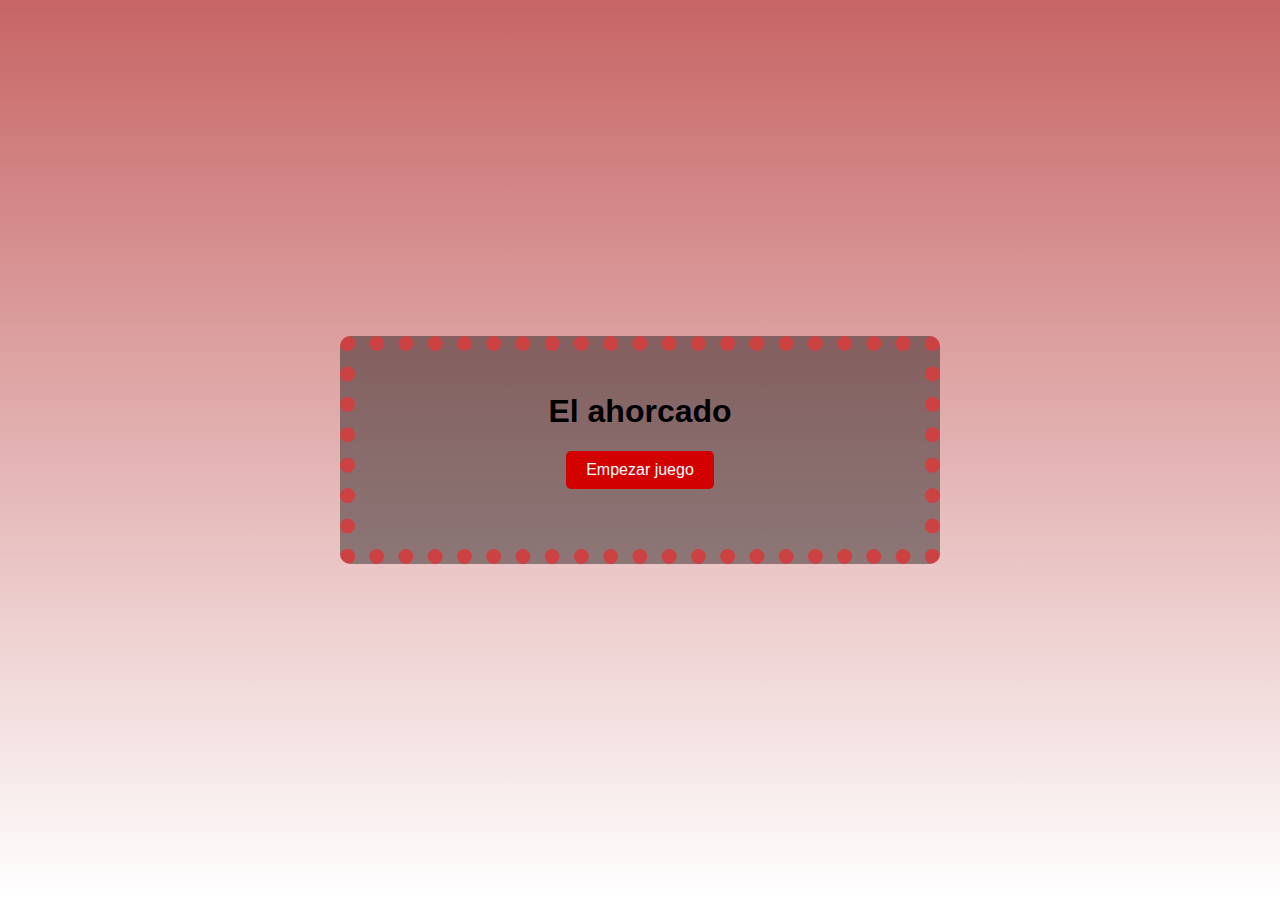
<file: 18junioluis/index.html>
<!DOCTYPE html>
<html lang="en">
<head>
    <link rel="stylesheet" href="./styles/syles.css">
    <meta charset="UTF-8">
    <meta name="viewport" content="width=device-width, initial-scale=1.0">
    <title>Ahorcado</title>

</head>
<body>
    <div class="container">
        <div class="logocontainer">
            <h1>El ahorcado</h1>
        </div>
        <div id="botonempezar">
            <button id="botoniniciar">Empezar juego</button>
        </div>
        <div id="imagenahorcado">
            <img src="./img/01.jpeg" alt="" class="imagenahorcado" style="display: none;">
        </div>
        <div id="contenedorLetra" style="display: none;">
            <label for="inputLetra">ingresa una letra</label>
            <input type="text" id="inputLetra" maxlength="1" onkeypress="checkEnter()">
        </div>
        <div id="mensajes">
            <ul id="errores"></ul>
            <ul id="nIntentos"></ul>
            <ul id="pAdivinar"></ul>
        </div>
    </div>
    <script src="./main.JS"></script>
</body>
</html>
</file>
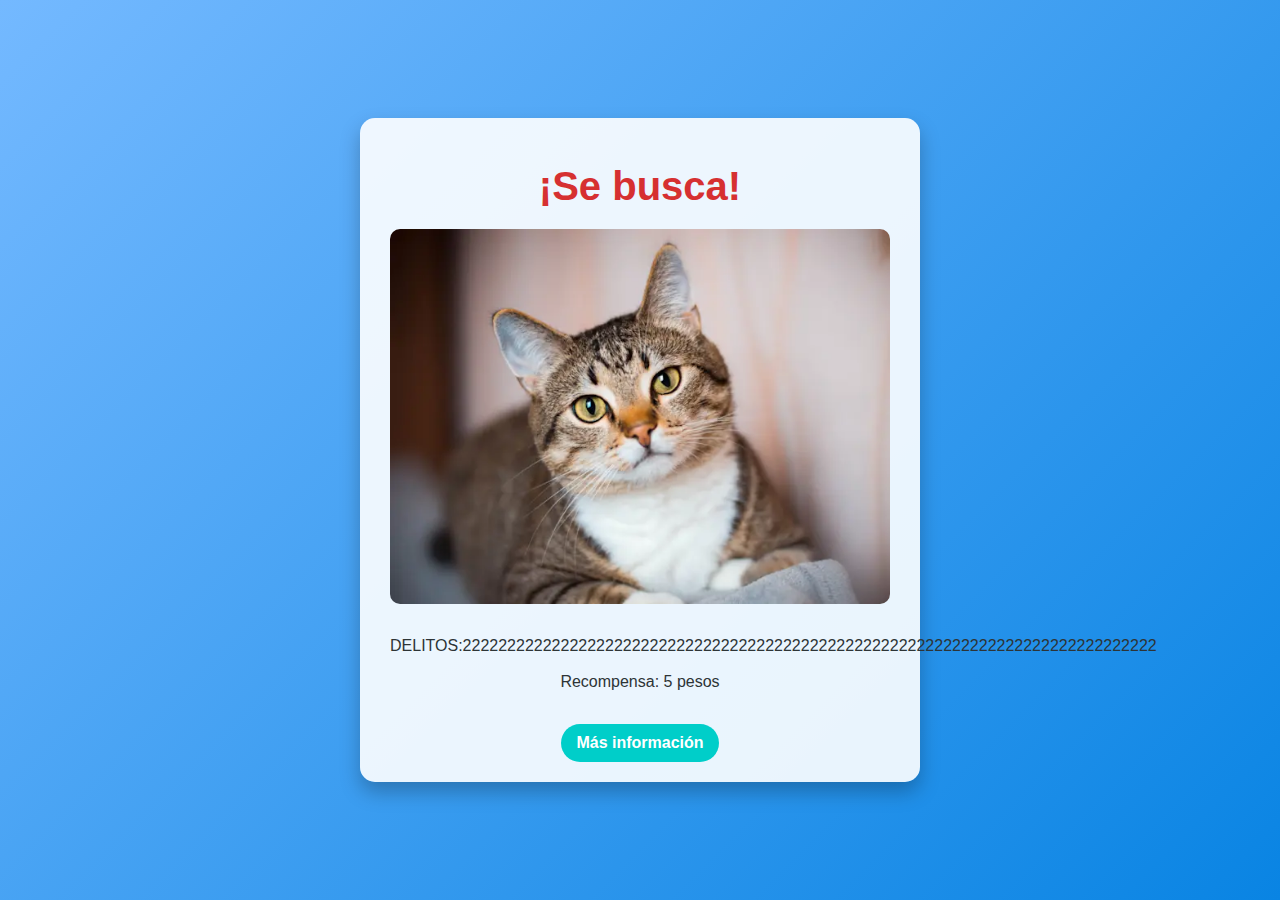
<file: claserecuperacion2/index.html>
<!DOCTYPE html>
<html lang="en">
<head>
    <link rel="stylesheet" href="./styles/styles.css">
    <meta charset="UTF-8">
    <meta name="viewport" content="width=device-width, initial-scale=1.0">
    <title>Document</title>
</head>
<body>
    <div class="cartel">
        <h1>¡Se busca!</h1>
        <img src="./cat.png" alt="criminal">
        <p> DELITOS:222222222222222222222222222222222222222222222222222222222222222222222222222222</p>
        <P> Recompensa: 5 pesos</P>
        <a href="#" class="cta">Más información</a>
    </div>
</body>
</html>
</file>
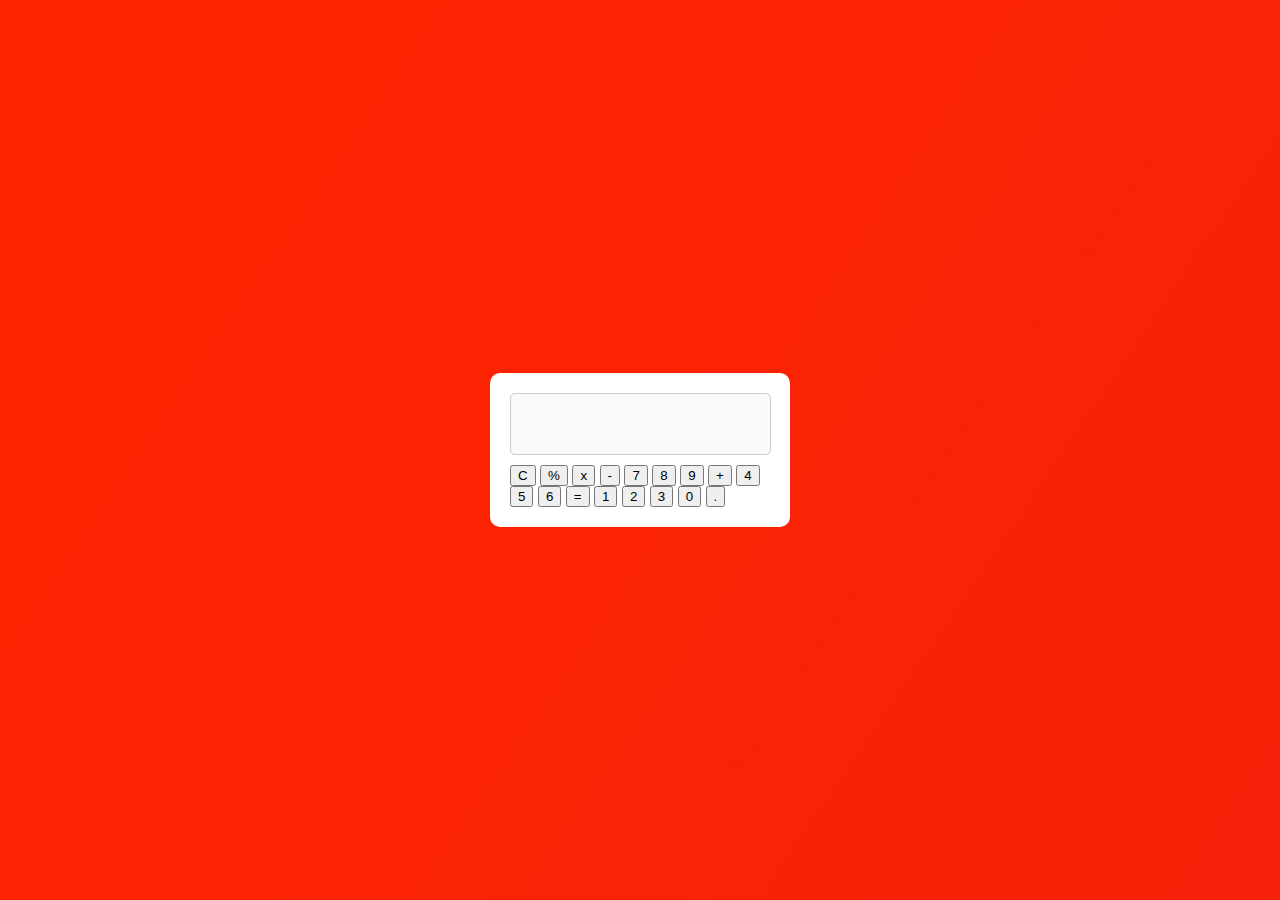
<file: luisfernando_26jul/index.html>
<!DOCTYPE html>
<html lang="en">
<head>
    <meta charset="UTF-8">
    <meta name="viewport" content="width=device-width, initial-scale=1.0">
    <title>Calculadora</title>
    <link rel="stylesheet" href="./styles/styles.css">
</head>
<body>
    <div class="calculator">
        <input type="text" id="display" disabled>

        <div class="buttons">
            <button onclick="clearDisplay()">C</button>
            <button onclick="appendValue('/')">%</button>
            <button onclick="appendValue('*')">x</button>
            <button onclick="appendValue('-')">-</button>

            <button onclick="appendValue('7')">7</button>
            <button onclick="appendValue('8')">8</button>
            <button onclick="appendValue('9')">9</button>
            <button onclick="appendValue('+')">+</button>

            <button onclick="appendValue('4')">4</button>
            <button onclick="appendValue('5')">5</button>
            <button onclick="appendValue('6')">6</button>
            <button onclick="calculate()">=</button>

            <button onclick="appendValue('1')">1</button>
            <button onclick="appendValue('2')">2</button>
            <button onclick="appendValue('3')">3</button>
            <button onclick="appendValue('0')">0</button>
            <button onclick="appendValue('.')">.</button>
        </div>                                

    </div>
    <script src="./si.js"></script>

</body>
</html>
</file>
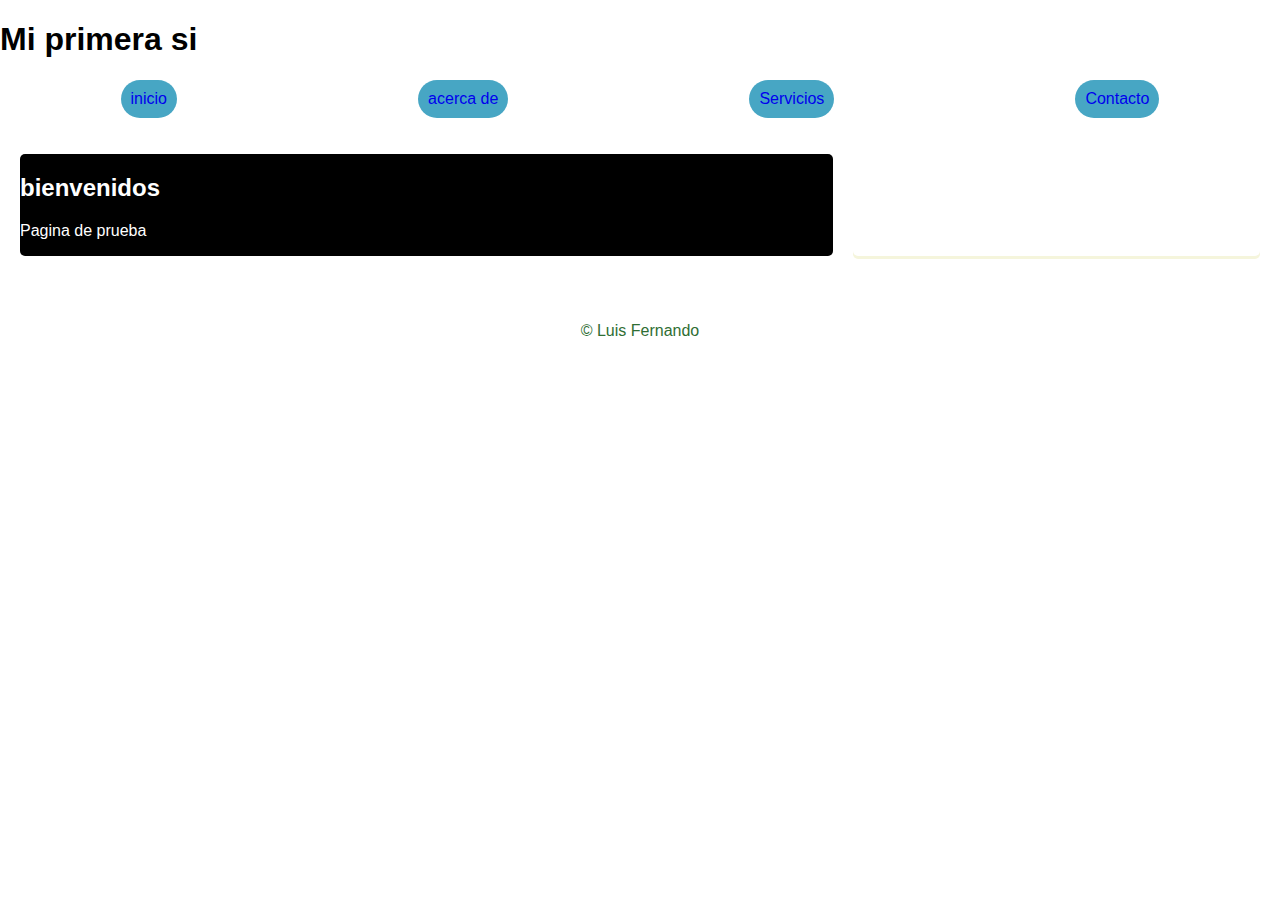
<file: practica2clase/index.html>
<!DOCTYPE html>
<html lang="en">
<head>
    <link rel="stylesheet" href="./style/style.css">
    <meta charset="UTF-8">
    <meta name="viewport" content="width=device-width, initial-scale=1.0">
    <title>Document</title>
</head>
<body>
    <header>
        <h1>Mi primera si</h1>
    </header>
    <nav>
        <ul>
            <li><a href="#">inicio</a></li>
            <li><a href="#">acerca de</a></li>
            <li><a href="#">Servicios</a></li>
            <li><a href="#">Contacto</a></li>
        </ul>
    </nav>
    <main>
        <section class="seccion">
            <h2>bienvenidos</h2>
            <p>Pagina de prueba</p>
        </section>
        <aside class="sidebar">
            <h3>barra lateral</h3>
            <p>texto</p>

        </aside>
    </main>
    <footer>
        <p>&copy; Luis Fernando</p>
    </footer>
</body>
</html>
</file>
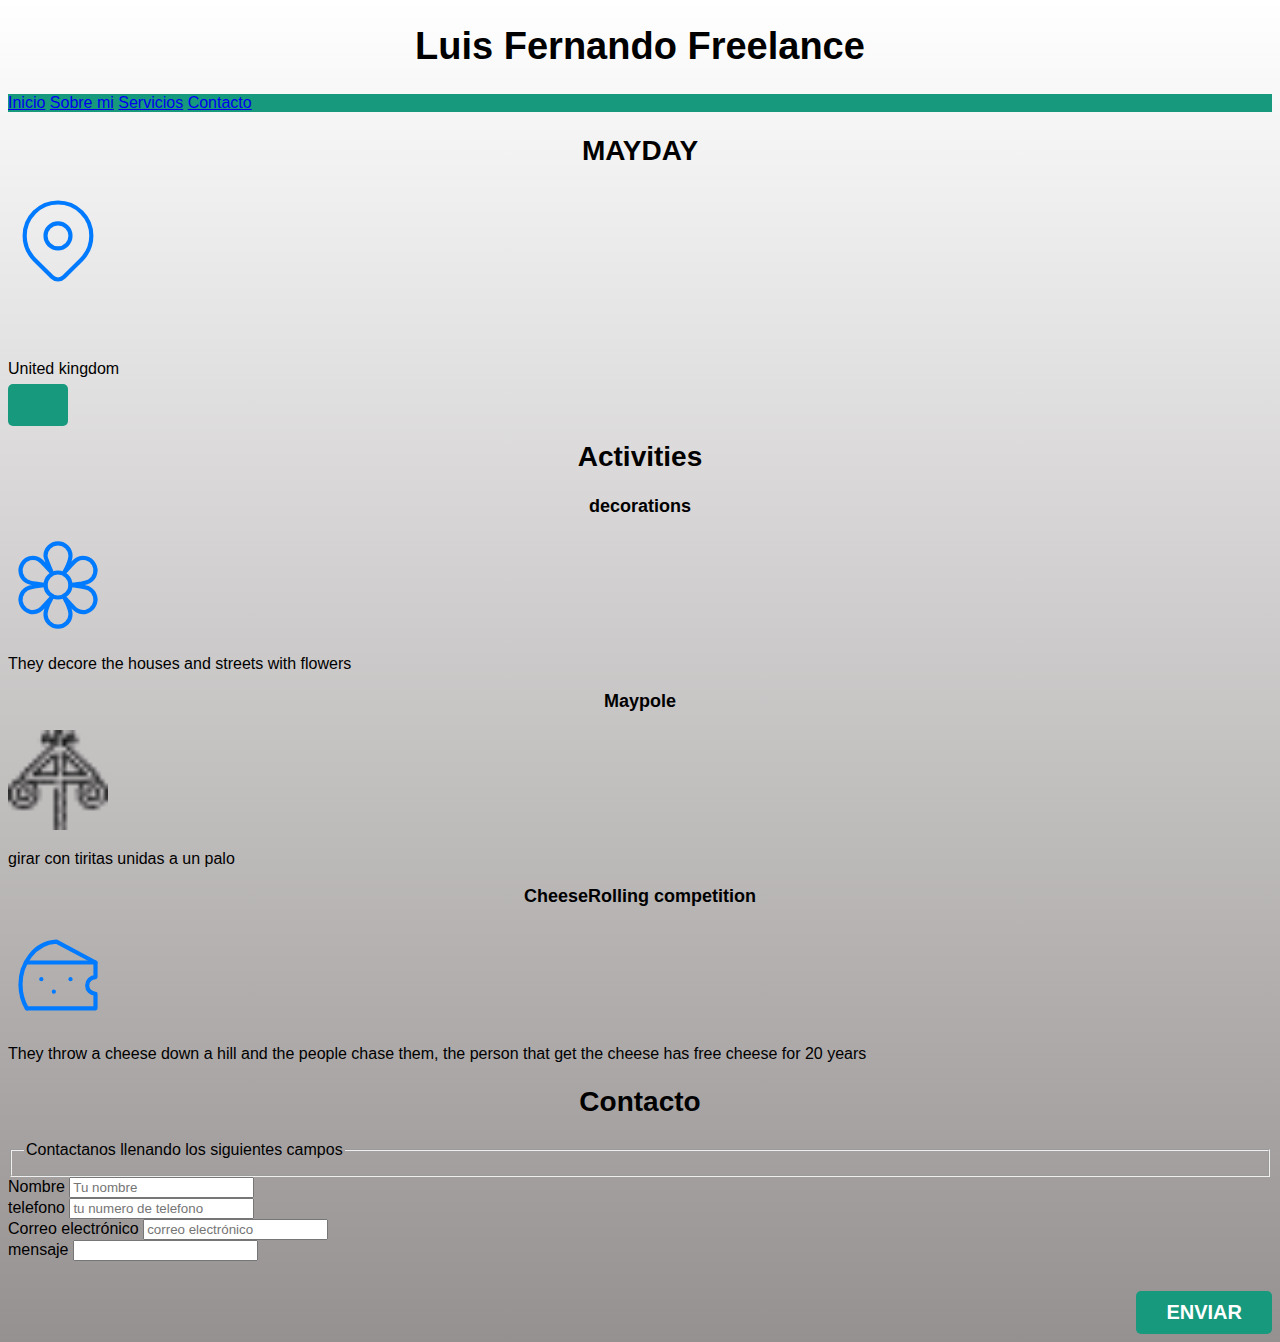
<file: practica5Luis/index.html>
<!DOCTYPE html>
<html lang="en">
<head>
    <link rel="stylesheet" href="./css/styles.css">
    <meta charset="UTF-8">
    <meta name="viewport" content="width=device-width, initial-scale=1.0">
    <title>Landing page</title>
</head>
<body>
    <header class="tìtulo">
        <h1>Luis Fernando <span>Freelance</span></h1>
    </header>

    <div class="nav-bg">
        <nav class="navegacion principal">
            <a href="#">Inicio</a>
            <a href="#">Sobre mi</a>
            <a href="#">Servicios</a>
            <a href="#">Contacto</a>
        </nav>
    </div>
    <section class="hero">
        <div class="contenido-hero">
            <h2>MAYDAY</h2>
            <div class="ubicaciòn">
                <svg xmln="<!--
                    category: Map
                    tags: [navigation, location, travel, pin, position, marker]
                    version: "1.0"
                    unicode: "eae8"
                    -->
                    <svg
                      xmlns="http://www.w3.org/2000/svg"
                      width="100"
                      height="100"
                      viewBox="0 0 24 24"
                      fill="none"
                      stroke="#007aff"
                      stroke-width="1"
                      stroke-linecap="round"
                      stroke-linejoin="round"
                    >
                      <path d="M9 11a3 3 0 1 0 6 0a3 3 0 0 0 -6 0" />
                      <path d="M17.657 16.657l-4.243 4.243a2 2 0 0 1 -2.827 0l-4.244 -4.243a8 8 0 1 1 11.314 0z" />
                    </svg>
                    "></svg>
                    <p>United kingdom</p>
            </div>
            <a class="boton" href="#"></a>
        </div>

    </section>
    <main class="contenedor-sombra">
        <h2>Activities</h2>
        <section class="Servicio">
            <h3>decorations</h3>
            <div class="iconos">
                <!--
tags: [plant, garden, rose, lotus]
category: Nature
version: "1.52"
unicode: "eff6"
-->
<svg
xmlns="http://www.w3.org/2000/svg"
width="100"
height="100"
viewBox="0 0 24 24"
fill="none"
stroke="#007aff"
stroke-width="1"
stroke-linecap="round"
stroke-linejoin="round"
>
<path d="M12 12m-3 0a3 3 0 1 0 6 0a3 3 0 1 0 -6 0" />
<path d="M12 2a3 3 0 0 1 3 3c0 .562 -.259 1.442 -.776 2.64l-.724 1.36l1.76 -1.893c.499 -.6 .922 -1 1.27 -1.205a2.968 2.968 0 0 1 4.07 1.099a3.011 3.011 0 0 1 -1.09 4.098c-.374 .217 -.99 .396 -1.846 .535l-2.664 .366l2.4 .326c1 .145 1.698 .337 2.11 .576a3.011 3.011 0 0 1 1.09 4.098a2.968 2.968 0 0 1 -4.07 1.098c-.348 -.202 -.771 -.604 -1.27 -1.205l-1.76 -1.893l.724 1.36c.516 1.199 .776 2.079 .776 2.64a3 3 0 0 1 -6 0c0 -.562 .259 -1.442 .776 -2.64l.724 -1.36l-1.76 1.893c-.499 .601 -.922 1 -1.27 1.205a2.968 2.968 0 0 1 -4.07 -1.098a3.011 3.011 0 0 1 1.09 -4.098c.374 -.218 .99 -.396 1.846 -.536l2.664 -.366l-2.4 -.325c-1 -.145 -1.698 -.337 -2.11 -.576a3.011 3.011 0 0 1 -1.09 -4.099a2.968 2.968 0 0 1 4.07 -1.099c.348 .203 .771 .604 1.27 1.205l1.76 1.894c-1 -2.292 -1.5 -3.625 -1.5 -4a3 3 0 0 1 3 -3z" />
</svg>

            </div>
            <p>They decore the houses and streets with flowers</p>
        </section>
        <section class="Servicio">
            <h3>Maypole</h3>
            <div class="iconos">
                <img src="./IMG/maypole.png" alt="" height="100px">
            </div>
            <p>girar con tiritas unidas a un palo</p>
        </section>
        <section class="Servicio">
            <h3>CheeseRolling competition</h3>
            <div class="icono">
                <!--
tags: [food, mouse, cooking, pizza, sandwiches, product, edam, gouda]
category: Food
version: "1.41"
unicode: "ef26"
-->
<svg
xmlns="http://www.w3.org/2000/svg"
width="100"
height="100"
viewBox="0 0 24 24"
fill="none"
stroke="#007aff"
stroke-width="1"
stroke-linecap="round"
stroke-linejoin="round"
>
<path d="M4.519 20.008l16.481 -.008v-3.5a2 2 0 1 1 0 -4v-3.5h-16.722" />
<path d="M21 9l-9.385 -4.992c-2.512 .12 -4.758 1.42 -6.327 3.425c-1.423 1.82 -2.288 4.221 -2.288 6.854c0 2.117 .56 4.085 1.519 5.721" />
<path d="M15 13v.01" />
<path d="M8 13v.01" />
<path d="M11 16v.01" />
</svg>

            </div>
            <p>They throw a cheese down a hill and the people chase them, the person that get the cheese has free cheese for 20 years</p>
        </section>
        <section>
            <h2>Contacto</h2>
            <div class="formulario"></div>
            <fieldset>
                <legend>Contactanos llenando los siguientes campos</legend>
            </fieldset>
            <div class="contenedor-campo">
                <div class="campo">
                    <label> Nombre</label>
                    <input class="input-text" type="text" placeholder="Tu nombre">
                </div>

                    <div class="campo">
                        <label>telefono</label>
                        <input  class= "input-text"type="number" placeholder="tu numero de telefono">
                    </div>

                    <div class="campo">
                        <label> Correo electrónico</label>
                        <input class="input-text" type="text" placeholder="correo electrónico">
                    </div>

                    <div class="campo">
                        <label> mensaje</label>
                        <input class="input-text" type="text">
                    </div>
                    <div class="alinear-derecha flex">
                        <input class="boton w-sm-100" type="submit" value="enviar">
                    </div>
                </fieldset>
            </div>
        </section>
    </main>
</body>
</html>
</file>
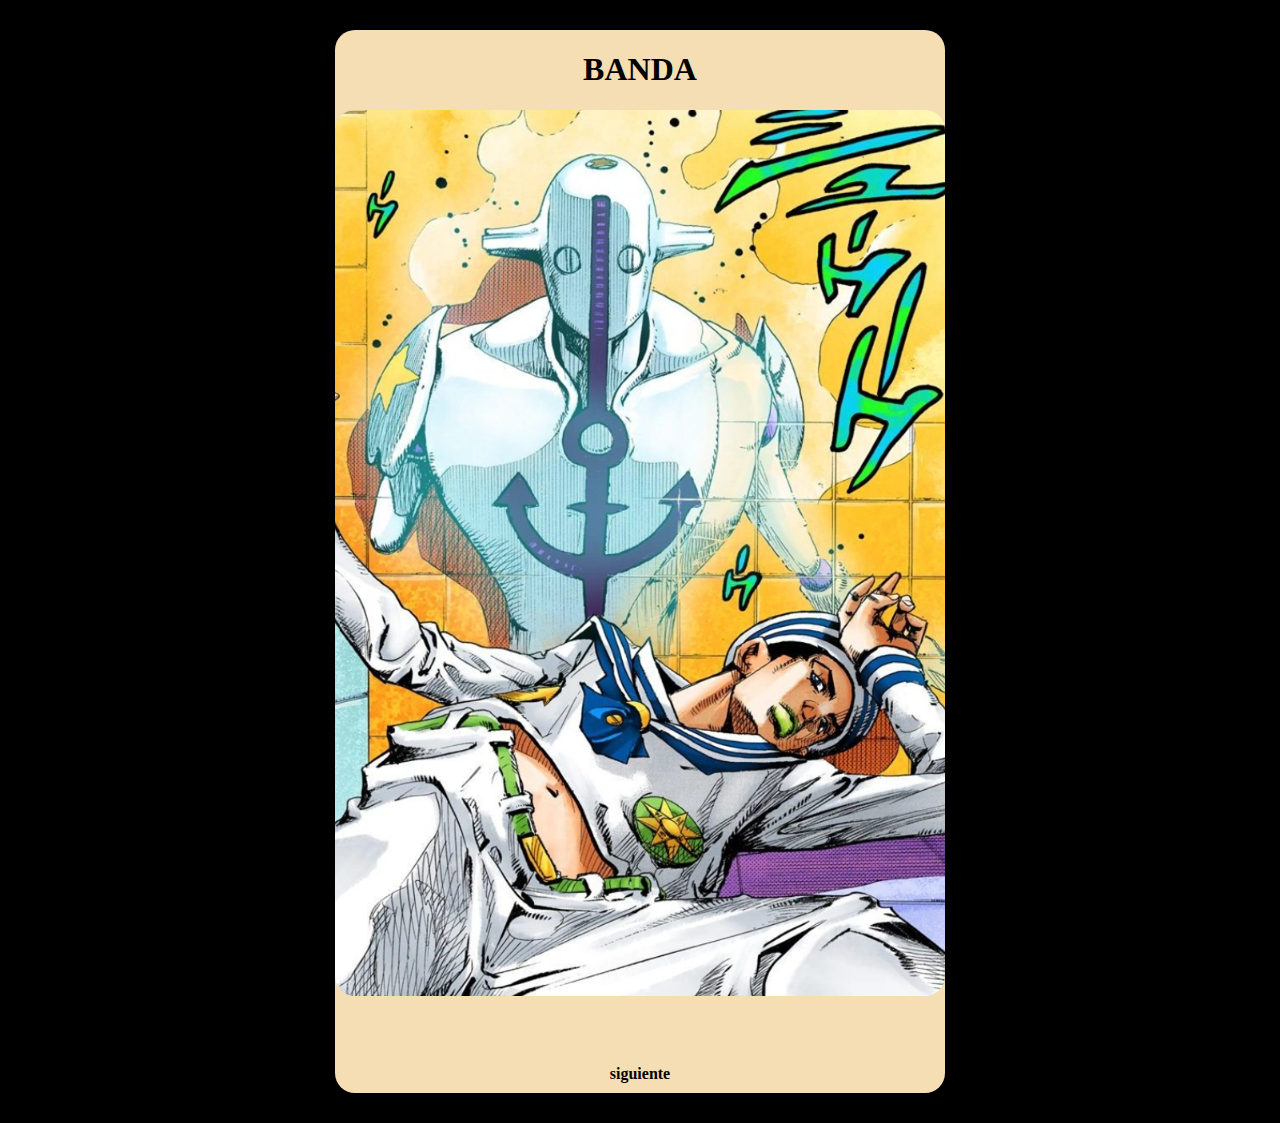
<file: practicaclase3/index.html>
<!DOCTYPE html>
<html lang="en">
<head>
    <link rel="stylesheet" href="./styles/styles.css">
    <meta charset="UTF-8">
    <meta name="viewport" content="width=device-wicdth", initial-scale="1.0">
    <title>Jojos</title>
</head>
<body>
    <div class="card">
        <h1>BANDA</h1>
        <img src="./img1.png" alt="">
        <p></p>
        <a class="bottom" href="./pagina2.html">siguiente</a>
    </div>
</body>
</html>
</file>
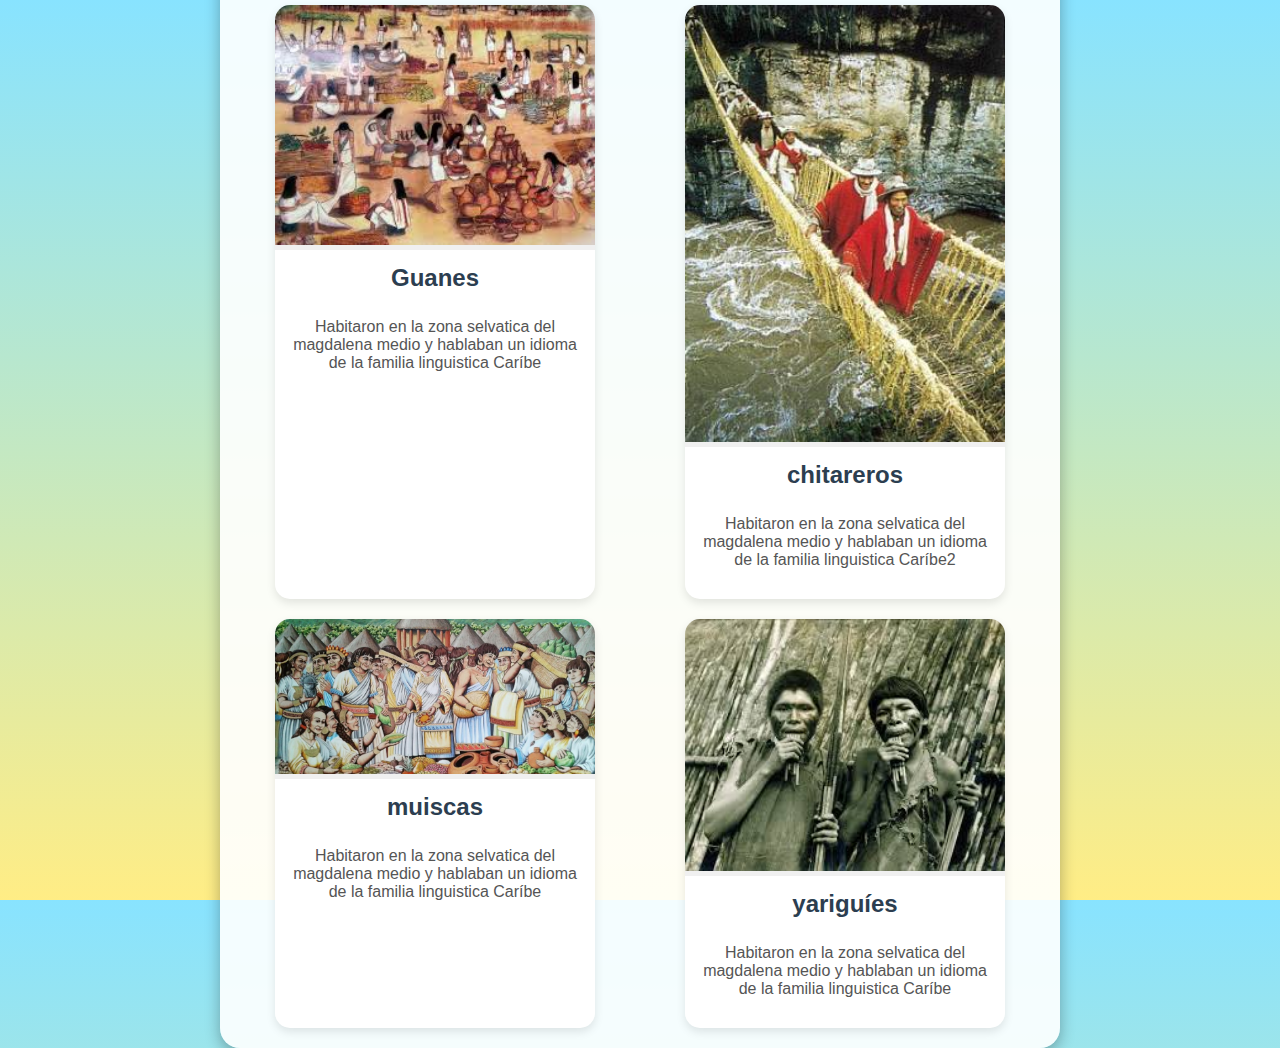
<file: LUISrecuperacion1/LUISrecuperacion1/index.html>
<!DOCTYPE html>
<html lang="en">
<head>
    <meta charset="UTF-8">
    <meta name="viewport" content="width=device-width, initial-scale=1.0">
    <title>Document</title>
    <link rel="stylesheet" href="./css/styles.css">
</head>
<body>
    <div class="infografia">
        <h1>exploradores de la naturaleza</h1>
        <p>12345678890</p>
        <div class="ecosistemas">
            <div class=" ecosistema guanes">
                <img src="./guanes.jpg" alt="1">
                <h2>Guanes</h2>
                <p class="info">Habitaron en la zona selvatica del magdalena medio y hablaban un idioma de la familia linguistica Caríbe</p>
            </div>
            <div class="ecosistema chitareros">
                <img src="./chitateros.jpg" alt="2">
                <h2>chitareros</h2>
                <p class="info">Habitaron en la zona selvatica del magdalena medio y hablaban un idioma de la familia linguistica Caríbe2</p>
            </div>
            <div class="ecosistema muiscas">
                <img src="./los muiscas.png" alt="3">
                <h2>muiscas</h2>
                <p class="info">Habitaron en la zona selvatica del magdalena medio y hablaban un idioma de la familia linguistica Caríbe</p>
            </div>
            <div class="ecosistema yariguíes">
                <img src="./images.jpg" alt="4">
                <h2>yariguíes</h2>
                <p class="info">Habitaron en la zona selvatica del magdalena medio y hablaban un idioma de la familia linguistica Caríbe</p>
            </div>
        </div>
    </div>  
</body>
</html>
</file>
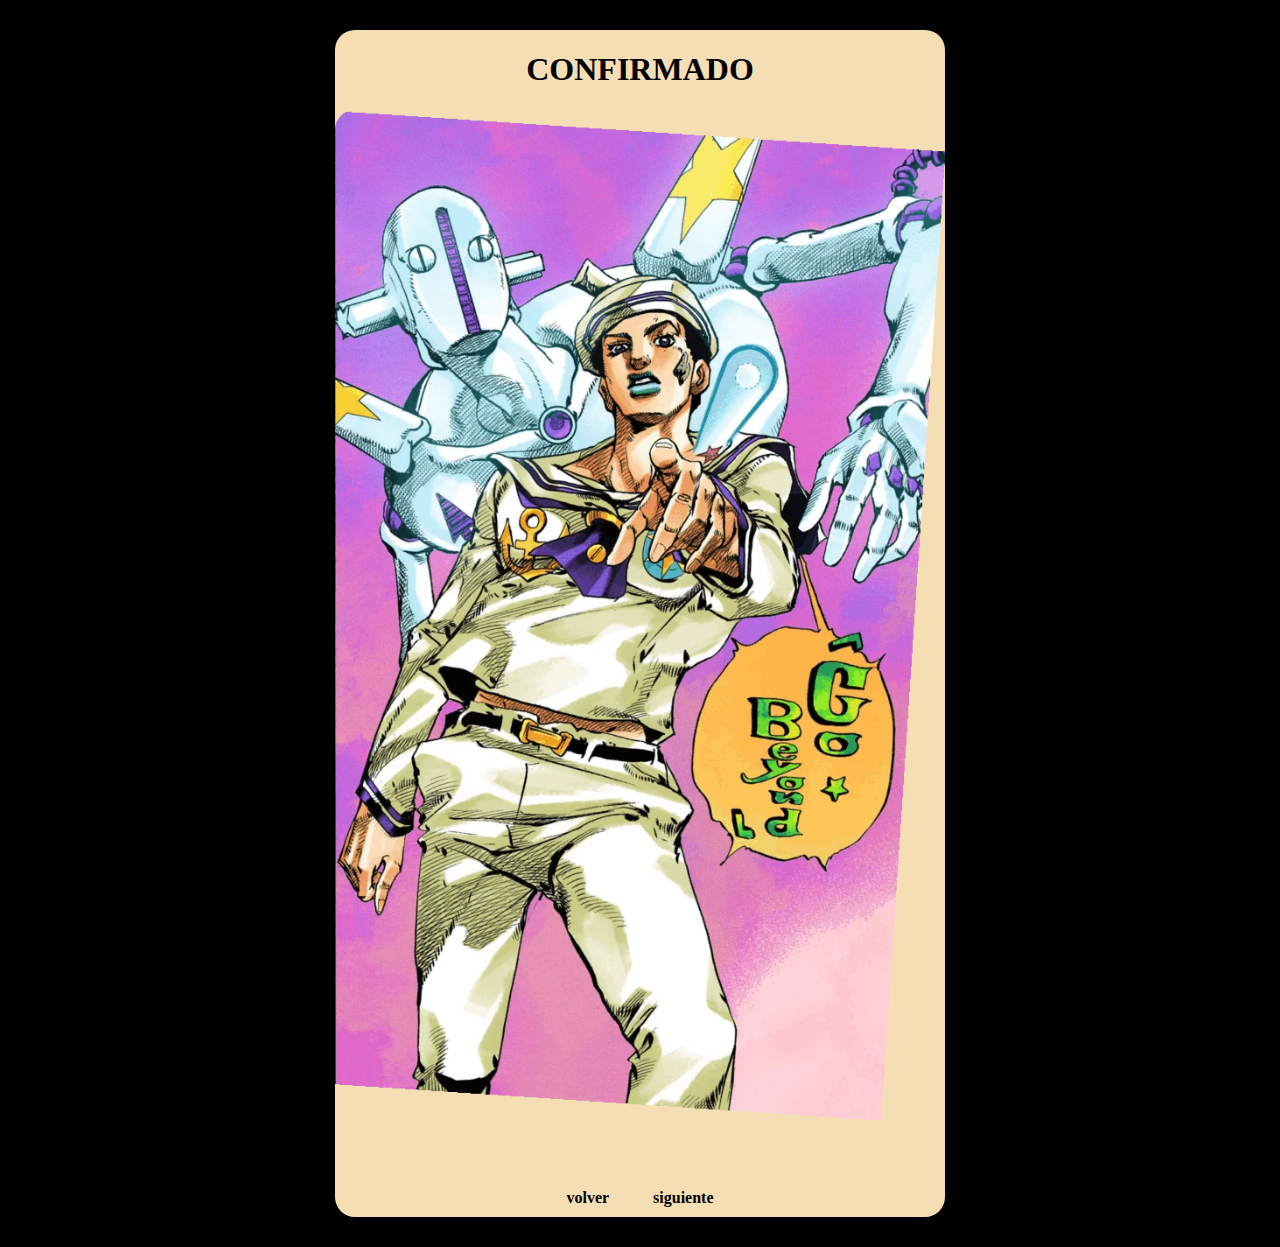
<file: practicaclase3/pagina2.html>
<!DOCTYPE html>
<html lang="en">
<head>
    <link rel="stylesheet" href="./styles/styles.css">
    <meta charset="UTF-8">
    <meta name="viewport" content="width=device-width, initial-scale=1.0">
    <title>Jojos</title>
</head>
<body>
    <div class="card">
        <h1>CONFIRMADO</h1>
        <img src="./img2.png" alt="">
        <p></p>
        <a class="bottom" href="./index.html">volver</a>
        <a class="bottom" href="./pagina3.html">siguiente</a>
    </div>
</body>
</html>
</file>
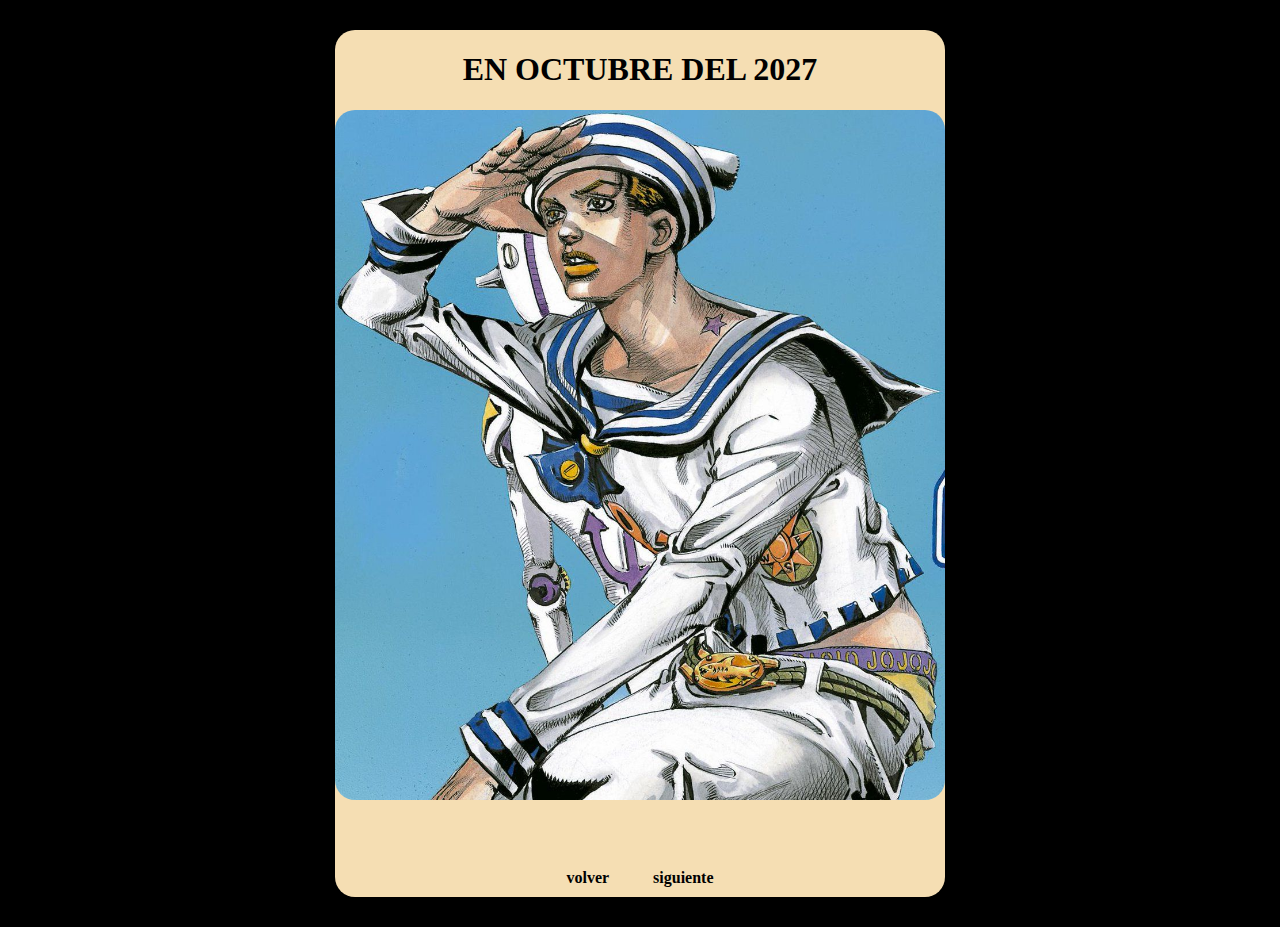
<file: practicaclase3/pagina3.html>
<!DOCTYPE html>
<html lang="en">
<head>
    <link rel="stylesheet" href="./styles/styles.css">
    <meta charset="UTF-8">
    <meta name="viewport" content="width=device-width, initial-scale=1.0">
    <title>Jojos</title>
</head>
<body>
    <div class="card">
        <h1>EN OCTUBRE DEL 2027</h1>
        <img src="./img3.png" alt="">
        <p></p>
        <a class="bottom" href="./pagina2.html">volver</a>
        <a class="bottom" href="./pagina4.html">siguiente</a>
    </div>
</body>
</html>
</file>
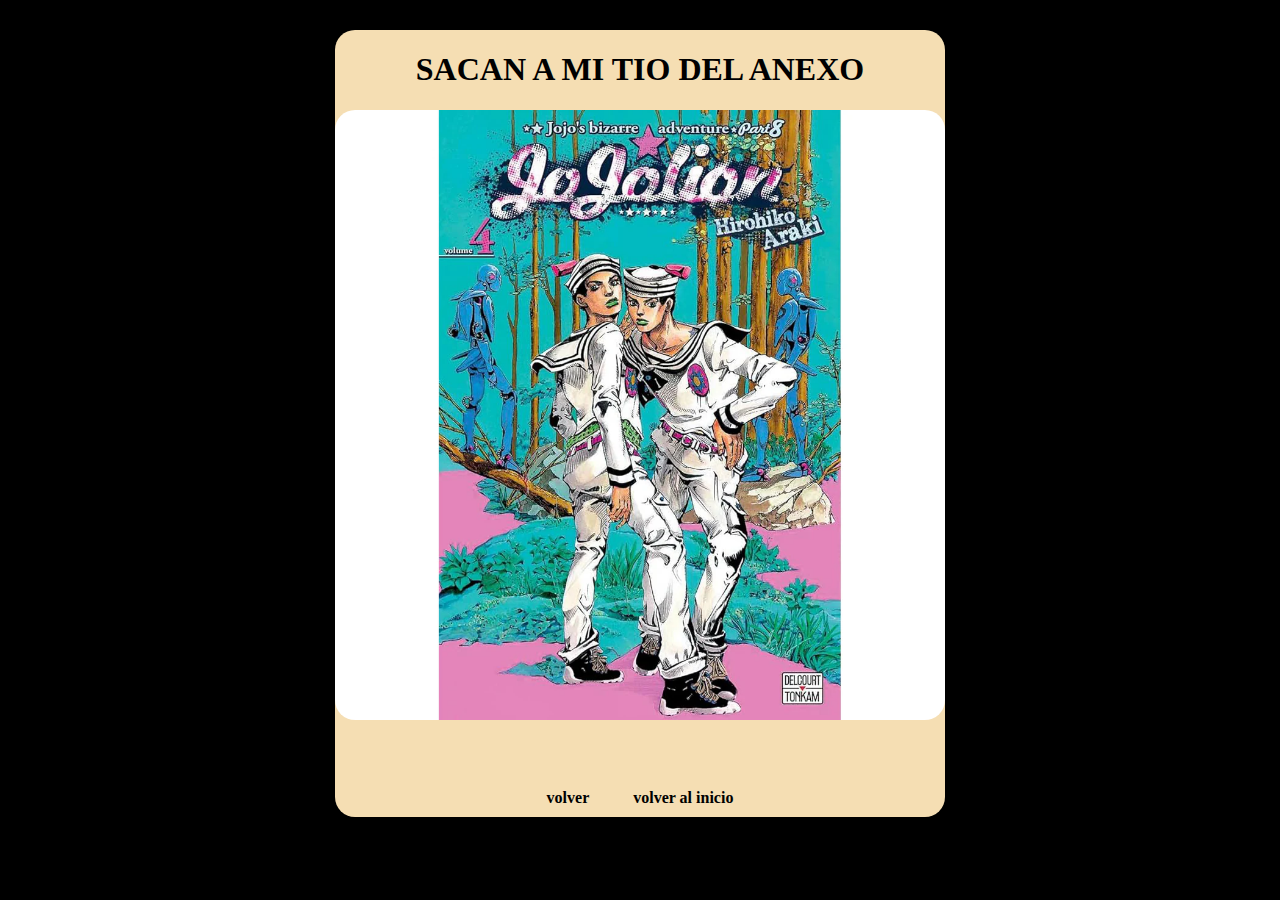
<file: practicaclase3/pagina4.html>
<!DOCTYPE html>
<html lang="en">
<head>
    <link rel="stylesheet" href="./styles/styles.css">
    <meta charset="UTF-8">
    <meta name="viewport" content="width=device-width, initial-scale=1.0">
    <title>Jojos</title>
</head>
<body>
    <div class="card">
        <h1>SACAN A MI TIO DEL ANEXO</h1>
        <img src="./img4.png" alt="">
        <p></p>
        <a class="bottom" href="./pagina3.html">volver</a>
        <a class="bottom" href="./index.html">volver al inicio</a>
    </div>
</body>
</html>
</file>
<file: 18junioluis/styles/syles.css>
body {
    display: flex;
    align-items: center;
    justify-content: center; /* Centra horizontalmente */
    background: linear-gradient(to bottom, #c76565, #ffff);
    margin: 0;
    background-repeat: no-repeat;
    background-size: 100% 100%;
    height: 100vh;
    font-family: Arial, sans-serif;
}

.container {
    width: 80%;
    max-width: 600px;
    display: flex;
    flex-direction: column;
    align-items: center;
    border: dotted 15px #cc4141;
    padding: 20px;
    box-sizing: border-box;
    background-color: rgba(0, 0, 0, 0.4);
    border-radius: 10px;
}

#logocontainer {
    color: white;
    margin-bottom: 16px;
}

#botonempezar button {
    padding: 10px 20px;
    background-color: #d30000;
    color: white;
    border: none;
    border-radius: 5px;
    cursor: pointer;
    font-size: 16px;
}

#botonempezar button:hover {
    transform: scale(1.1);
    transition: 0.3s;
}

#contenedorLetra {
    text-align: center;
    font-size: 20px;
    color: white;
    margin-top: 20px;
}

#inputLetra {
    border-radius: 20px;
    border: none;
    background-color: rgb(190, 183, 185);
    padding: 10px;
    font-size: 20px;
    width: 60px;
    text-align: center;
    margin-top: 10px;
}

#mensajes {
    color: white;
    font-size: 20px;
    margin-top: 20px;
    text-align: center;
}

.imagenahorcado {
    margin-top: 20px;
    max-height: 250px;
    width: auto;
}
</file>
<file: claserecuperacion2/styles/styles.css>
body {
    margin: 0;
    padding: 0;
    background: linear-gradient(135deg, #74b9ff, #0984e3);
    font-family: 'Arial', sans-serif;
    display: flex;
    justify-content: center;
    align-items: center;
    height: 100vh;
    color: #fff;
}
.cartel {
    background: rgba(255, 255, 255, 0.9);
    border-radius: 15px;
    padding: 20px 30px;
    text-align: center;
    max-width: 500px;
    box-shadow: 0 10px 20px rgba(0, 0, 0, 0.25);
    color: #2d3436;
}
.cartel h1 {
    font-size: 2.5rem;
    color: #d63031;
    margin-bottom: 20px;
}
.cartel img {

    width: 100%;
    max-height: 480px;
    border-radius: 10px;
    object-fit: cover;
    margin-bottom: 15px;
}
.cartel p {
    font-size: 1rem;
    line-height: 1.6;
    margin: 10px 0;
}
.cta {
    display: inline-block;
    text-decoration: none;
    background: #00cec9;
    color: #fff;
    font-weight: bold;
    padding: 10px 15px;
    border-radius: 25px;
    transition: background 0.3s ease;
    margin-top: 20px;
}
.cta:hover{
    background: #01a3a4;
}
</file>
<file: luisfernando_26jul/styles/styles.css>
body {
    font-family: Arial, Helvetica, sans-serif;
    display: flex;
    justify-content: center;
    align-items: center;
    height: 100vh;
    margin: 0;

    background: linear-gradient(124deg, #ff2400, #e81d1d, #e8b71d, #e3e81d, #1ddde8, #2b1de8, #dd00f3);
    background-size: 1800% 1800%;

    animation: rainbow 18s ease infinite;
}

@-webkit-keyframes rainbow {
    0% {background-position: 0% 82%;}
    50%{background-position: 100% 19%;}
    100%{background-position: 0% 82%;}
}

@-moz-keyframes rainbow {
    0% {background-position: 0% 82%;}
    50%{background-position: 100% 19%;}
    100%{background-position: 0% 82%;}
}

@-o-keyframes rainbow{
    0% {background-position: 0% 82%;}
    50%{background-position: 100% 19%;}
    100%{background-position: 0% 82%;}
}

@keyframes rainbow{
    0% {background-position: 0% 82%;}
    50%{background-position: 100% 19%;}
    100%{background-position: 0% 82%;}
}
.calculator{
    background-color: #ffffff;
    border-radius: 10px;
    padding: 20px;
    box-sizing: 0 5px 15px rgba(red, green, blue, alpha);
    width: 260px;
}

#display{
    width: 92%;
    height: 40px;
    font-size: 20px;
    text-align: right;
    margin-bottom: 10px;
    padding: 10px;
    border: 1px solid #ccc;
    border-radius: 5px;
}
</file>
<file: practica2clase/style/style.css>
body{
    font-family: 'Lucida Sans', 'Lucida Sans Regular', 'Lucida Grande', 'Lucida Sans Unicode', Geneva, Verdana, sans-serif;
    margin: 0;
    padding: 0;
    background-color: var(--green-clear);
}head{
    background-color: var(--grey-light);
    color: var(--green-clear);
    padding: 20px 0;
    text-align: center;
}
nav ul{
    display: flex;
    list-style: none;
    padding: 0;
    justify-content: center;
    justify-content: space-around;
    
}
nav ul li{
    margin: 0;

}
nav ul li a{
    background-color: rgb(71, 166, 196);
    padding: 10px;
    text-decoration: none;
    display: block;
    border-radius: 20px;
}
nav ul li a:hover{
    background-color: blueviolet;
}
main{
    display: flex;
    padding: 20px;
    gap: 20px;
}
.seccion{
    flex: 2;
    color: white;
    background-color: black;
    border-radius: 5px;
}
.sidebar{
    flex: 1;
    background-color: var(--grey);
    border-radius: 5px;
    color: white;
    box-shadow: 0 3px beige;

}
footer{
    text-align: center;
    padding: 10px;
    background-color: var(--green-state);
    color: rgb(47, 110, 52);
    margin-top: 20px;
}
</file>
<file: practica5Luis/css/styles.css>
:root{
    --blanco:#ffffff;
    --oscuro:#000000;
    --primario:#36d5e0;
    --secundario:#16997d;
    --griss:#5c4e4e;
    --grisclaro:#969191;

}
html{
    font-size: 62.5%;
    box-sizing: border-box;
    scroll-snap-type: y ,mandatory;
}
.servicios,
.navegacion-principal,
.formulario{
    scroll-snap-align: center;
    scroll-snap-stop: always;
}
*, *:before, *:after {
    box-sizing: inherit;
}
body{
    font-size: 16px;
    font-family: 'Krub', sans-serif;
    background-image: linear-gradient(to top, var(--grisclaro) 0%, var(--blanco) 100% );
}
.contenedor {
    max-width: 120rem;
    margin: 0 auto;
}
.boton {
    background-color: var(--secundario);
    color: var(--blanco);
    padding: 1rem 3rem;
    margin-top: 3rem;
    font-size: 2rem;
    text-decoration: none;
    text-transform: uppercase;
    font-weight: bold;
    border-radius: .5rem;
    width: 90%;
    text-align: center;
    border: none;
}
@media (min-width: 768px) {
    .boton{
        width: auto;
    }
}
.boton:hover {
    cursor: pointer;
}
.sombre {
    box-shadow: opx 5px 15px 0px rgba(112, 112, 112, 0.48);
    background-color: var(--blanco);
    padding: 2rem;
    border-radius: 1rem;
}
h1 {
    font-size: 3.8rem;
}
h2 {
    font-size: 2.8rem;
}
h3 {
    font-size: 1.8rem;
}
h1,h2,h3 {
    text-align: center;
}
.titulo span {
    font-size: 2rem;
}
.w-sm-100{
    width: 100%;
}
@media (min-width: 768px) {
    .w-sm-100 {
        width: auto;
    }
}
.flex {
    display: flex;
}
.alinear-derecha {
    justify-content: flex-end;
}
.nav-bg {
    background-color: var(--secundario);
}
:navegacion-principal {
    display: flex;
    flex-direction: column;
}
@media (min-width: 768px) {
    .navegacion-principal {
        flex-direction: row;
        justify-content: space-around;
    }
}
.navegacion-principal a {
    display: block;
    text-align: center;
    color: var(--blanco);
    text-decoration: none;
    font-size: 2rem;
    padding: 1rem;
}
.navegacion-principal a:hover {
    background-color: var(--primario);
    color: var(--oscuro);
}
</file>
<file: practicaclase3/styles/styles.css>
body{
    background-color: black;
    display: flex;
    margin: 0;
    padding: 30px;
    text-align: center;
    justify-content: center;
}
.card{
    background-color: wheat;
    width: 50%;
    justify-items: center;
    margin: auto;
    border-radius: 20px;
    transition: transform 0.3 ease;
}
img{
    width: 100%;
    border-radius: 20px;
    margin-bottom: 20px;

}
.card:hover{
transform: scale(1.05);
}

p{
    font-size: 20px;
    color: var(--grey-light);
}
.bottom{
    display: inline-block;
    margin-top: 15px;
    padding: 10px 20px;
    background-color: var(--grey);
    color: var(--black);
    text-decoration: none;
    font-weight: bold;
    border-radius: 10px;
    transition: transfor 0.3s;
    transition: background 0.9s;
}
.bottom:hover{
    transform: scale(1.05);
    background-color: var(--grey);
}
</file>
<file: LUISrecuperacion1/LUISrecuperacion1/css/styles.css>
body {
    font-family: 'Poppins', sans-serif;
    margin: 0;
    padding: 0;
    background: linear-gradient(to bottom, #88e3ff ,#ffed85);
    color: #333;
    display: flex;
    justify-content: center;
    align-items: center;
    height: 100vh;
}
.infografia {
    text-align: center;
    background-color: rgba(255, 255, 255, 0.9);
    padding: 20px;
    border-radius: 20px;
    box-shadow: 0 5px 15px rgba(0, 0, 0, 0.3);
    width: 90%;
    max-width: 800px;

}
h1 {
    font-size: 2.5rem;
    margin-bottom: 10px;
    color: #2c3e50;
}
p {
    font-size: 1.2rem;
    margin-bottom: 20px;
    color: #34495e;
}
.ecosistemas {
    display: flex;
    flex-wrap: wrap;
    justify-content: space-around;
    gap: 20px;
    height: 50%;
   
}
.ecosistema {
    width: 40%;
    background: white;
    border-radius: 15px;
    text-align: center;
    box-shadow: 0 4px 10px rgba(0, 0, 0, 0.1);
    transition: transform 0.3s ease, box-shadow 0.3s ease;
    overflow: hidden;

}
.ecosistema img {
    width: 100%;
    height: auto;
    border-bottom: 5px solid #f0f0f0;
}
.ecosistema h2 {
    margin:10px 0;
    font-size: 1.5rem;
    color: #2c3e50;
}
.ecosistema .info {
    padding: 10px;
    font-size: 1rem;
    color: #555;
}
.ecosistema:hover {
    transform: scale(1.05);
    box-shadow: 0 10px 20px rgba(0, 0, 0, 0.2);
}
</file>
